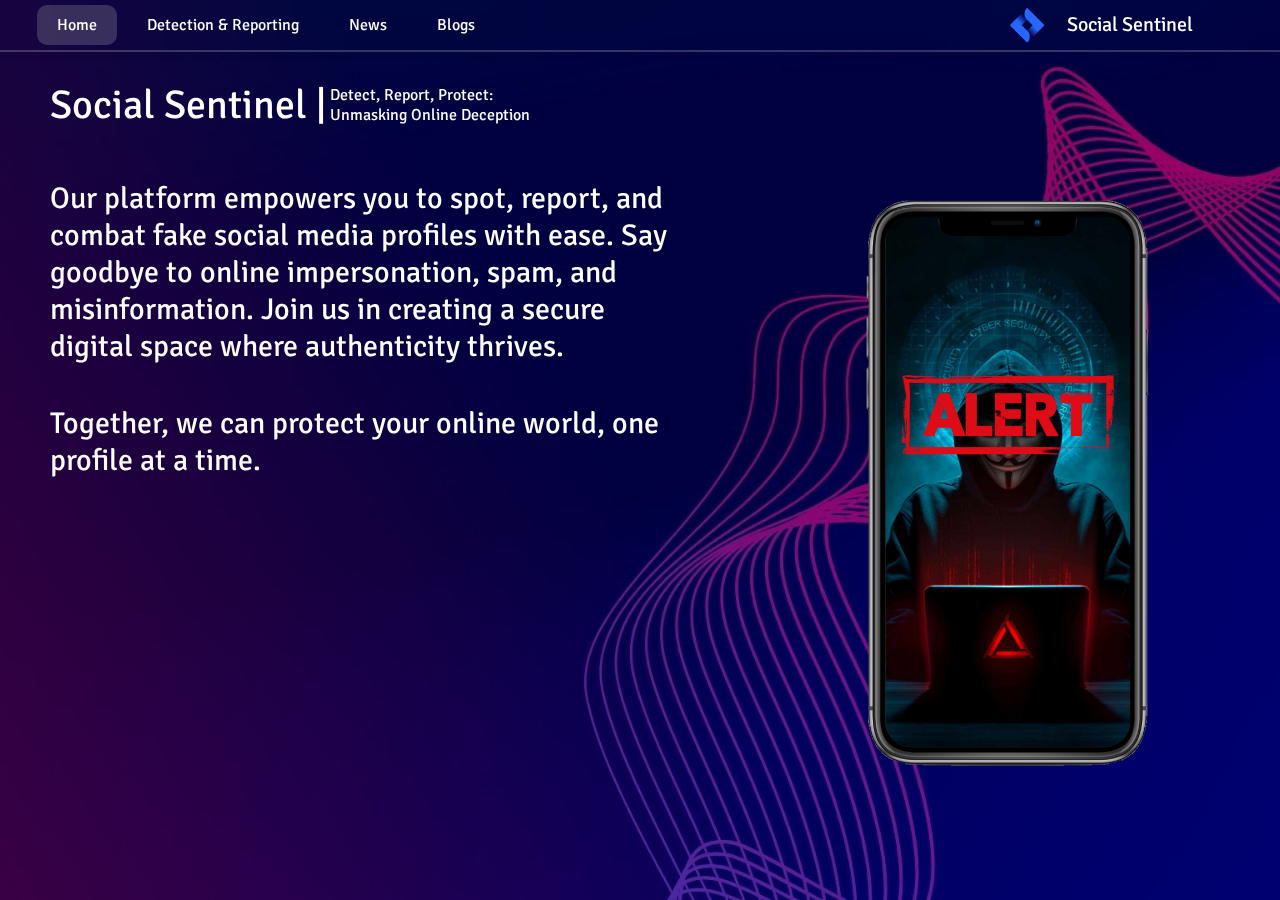
<file: index.html>
<!DOCTYPE html>
<html lang="en">

<head>
    <meta charset="UTF-8">
    <meta name="viewport" content="width=device-width, initial-scale=1.0">
    
    <link rel="preconnect" href="https://fonts.googleapis.com">
    <link rel="preconnect" href="https://fonts.gstatic.com" crossorigin>
    <link href="https://fonts.googleapis.com/css2?family=Signika:wght@300&display=swap" rel="stylesheet">

    <link rel="stylesheet" href="https://cdn.jsdelivr.net/npm/bootstrap-icons@1.11.1/font/bootstrap-icons.css">

    <link rel="website icon" type="png" href="Resources/Images/Logo.png">
    <link rel="stylesheet" href="Resources/style.css">

    <title>Social Sentinel</title>

</head>

<body style="position: fixed;">

    <header>

        <nav>

            <div class="navbar">

                <div class="nav-left">

                    <a href="index.html" class="active">Home</a>
                    <a href="Resources/detection&reporting.html">Detection & Reporting</a>
                    <a href="Resources/news.html">News</a>
                    <a href="Resources/blogs.html">Blogs</a>

                </div>

                <div class="nav-right">

                    <span class="menu"><i class="bi bi-list" onclick="show()"></i></span>

                    <a href="index.html"><img src="Resources/Images/Logo.png" alt="logo"></a>

                    <a href="index.html">
                        <p>Social Sentinel</p>
                    </a>


                </div>

            </div>

        </nav>

    </header>

    <main>

        <div class="Containor">

            <div class="head">

                <p class="P-Head">Social Sentinel |</p>
                <p class="P-T-head">Detect, Report, Protect:</p>
                <p class="P-B-Head">Unmasking Online Deception</p>

            </div>

            <div class="content">

            <p class="header">Our platform empowers you to spot, report, and combat fake social media profiles with ease.
                Say goodbye to online impersonation, spam, and misinformation.
                Join us in creating a secure digital space where authenticity thrives.</P>
            <P class="footer">Together, we can protect your online
                world, one profile at a time.</p>

        </div>

        </div>

        <div class="design-img">
            <img src="Resources/Images/Hackur.png" alt="Logo">
        </div>

    </main>

    <script src="Resources/script.js"></script>

</body>

</html>
</file>
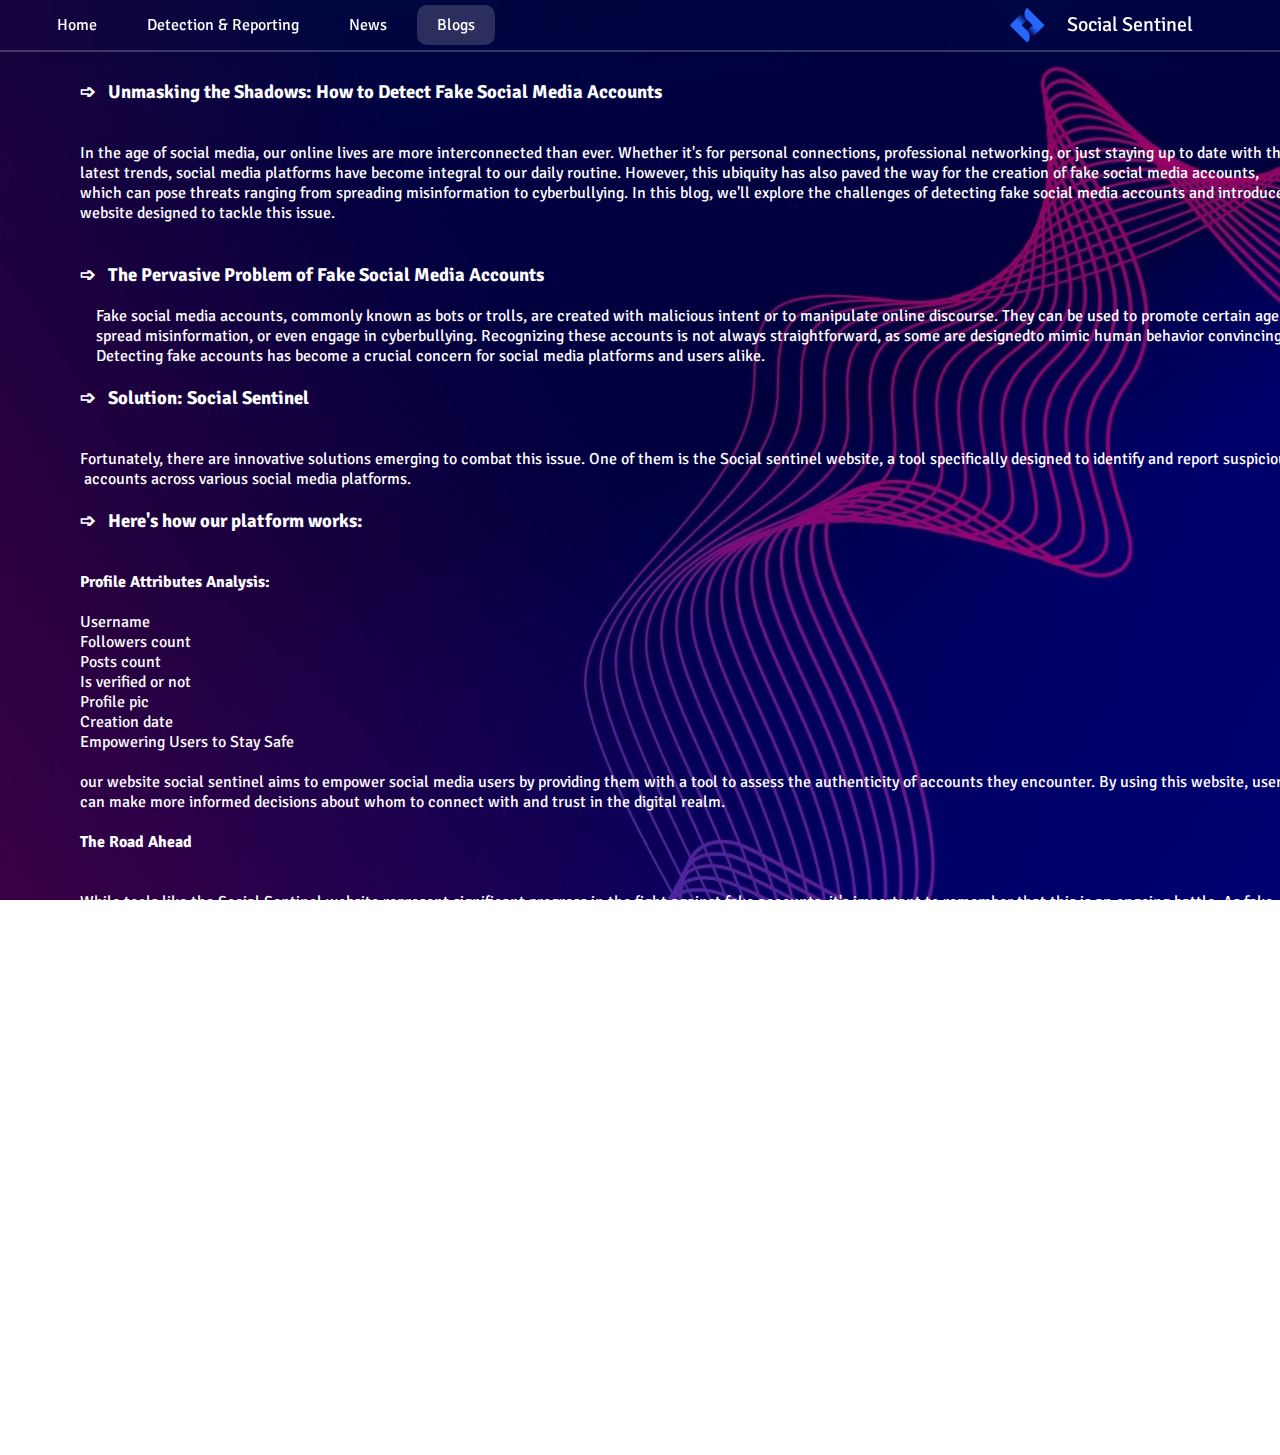
<file: Resources/blogs.html>
<!DOCTYPE html>
<html lang="en">

<head>
    <meta charset="UTF-8">
    <meta name="viewport" content="width=device-width, initial-scale=1.0">

    <link rel="preconnect" href="https://fonts.googleapis.com">
    <link rel="preconnect" href="https://fonts.gstatic.com" crossorigin>
    <link href="https://fonts.googleapis.com/css2?family=Signika:wght@300&display=swap" rel="stylesheet">

    <link rel="website icon" type="png" href="Images/Logo.png">
    <link rel="stylesheet" href="style.css">

    <title>Blogs</title>
</head>

<body>

    <header>

        <nav>

            <div class="navbar">

                <div class="nav-left">
                    
                    <span class="menu"><i class="bi bi-list" onclick="show()"></i></span>

                    <a href="../index.html">Home</a>
                    <a href="detection&reporting.html">Detection & Reporting</a>
                    <a href="news.html">News</a>
                    <a href="blogs.html" class="active">Blogs</a>

                </div>


                <div class="nav-right">

                    <a href="index.html"><img src="Images/Logo.png" alt="logo"></a>

                    <a href="index.html">
                        <p>Social Sentinel</p>
                    </a>

                </div>

            </div>

        </nav>

    </header>
    <main>

        <div class="blog">
            <div class="blog-content">
                <pre>
    <h3>➩   Unmasking the Shadows: How to Detect Fake Social Media Accounts</h3>

In the age of social media, our online lives are more interconnected than ever. Whether it's for personal connections, professional networking, or just staying up to date with the 
latest trends, social media platforms have become integral to our daily routine. However, this ubiquity has also paved the way for the creation of fake social media accounts,
which can pose threats ranging from spreading misinformation to cyberbullying. In this blog, we'll explore the challenges of detecting fake social media accounts and introduce a 
website designed to tackle this issue.


<h3>➩   The Pervasive Problem of Fake Social Media Accounts</h3>
    Fake social media accounts, commonly known as bots or trolls, are created with malicious intent or to manipulate online discourse. They can be used to promote certain agendas, 
    spread misinformation, or even engage in cyberbullying. Recognizing these accounts is not always straightforward, as some are designedto mimic human behavior convincingly. 
    Detecting fake accounts has become a crucial concern for social media platforms and users alike.

<h3>➩   Solution: Social Sentinel</h3>
         
Fortunately, there are innovative solutions emerging to combat this issue. One of them is the Social sentinel website, a tool specifically designed to identify and report suspicious
 accounts across various social media platforms.

<h3>➩   Here's how our platform works:</h3>

<h4>Profile Attributes Analysis:</h4>
Username
Followers count
Posts count
Is verified or not
Profile pic
Creation date   
Empowering Users to Stay Safe

our website social sentinel aims to empower social media users by providing them with a tool to assess the authenticity of accounts they encounter. By using this website, users 
can make more informed decisions about whom to connect with and trust in the digital realm.

<h4>The Road Ahead</h4>

While tools like the Social Sentinel website represent significant progress in the fight against fake accounts, it's important to remember that this is an ongoing battle. As fake 
accounts continue to evolve, so must the methods for detecting them. Staying informed and vigilant in the digital space is crucial.

In conclusion, the presence of fake social media accounts is an issue that affects us all. Our website is a promising tool in the fight against these accounts, offering a more secure 
and authentic online experience. As technology continues to advance, so too will our ability to unmask the shadows of fake accounts and create a safer online environment for everyone.
 
Detecting fake social media accounts is an increasingly critical challenge in today's digital landscape. Our website leverages cutting-edge technology to bring about 
heightened awareness in this battle against online deception. Through advanced algorithms, we meticulously scrutinize user profiles, scrutinizing inconsistencies in information,
activity patterns, and connections. By doing so, we enable individuals and platforms to better protect themselves from malicious actors seeking to spread disinformation, engage in 
cyberbullying, or perpetrate other harmful activities. Our commitment to promoting a safer online environment is at the core of what we do, and our website is an essential tool in 
the ongoing fight against fake social media accounts.

<h3>➩   Fake social media accounts can be the starting point for various crimes and malicious activities, including:</h3>

1.Identity Theft
2.Phishing
3.Cyberbullying
4.Spamming
5.Spread of Misinformation
6.Romance Scams
7.Catfishing
8.Online Stalking
9.Child Exploitation
10.Online Extortion

It is crucial to be vigilant and report suspicious accounts to social media platforms and law enforcement to mitigate these risks and prevent such criminal activities.

</pre>
            </div>

        </div>
    </main>
</body>

</html>
</file>
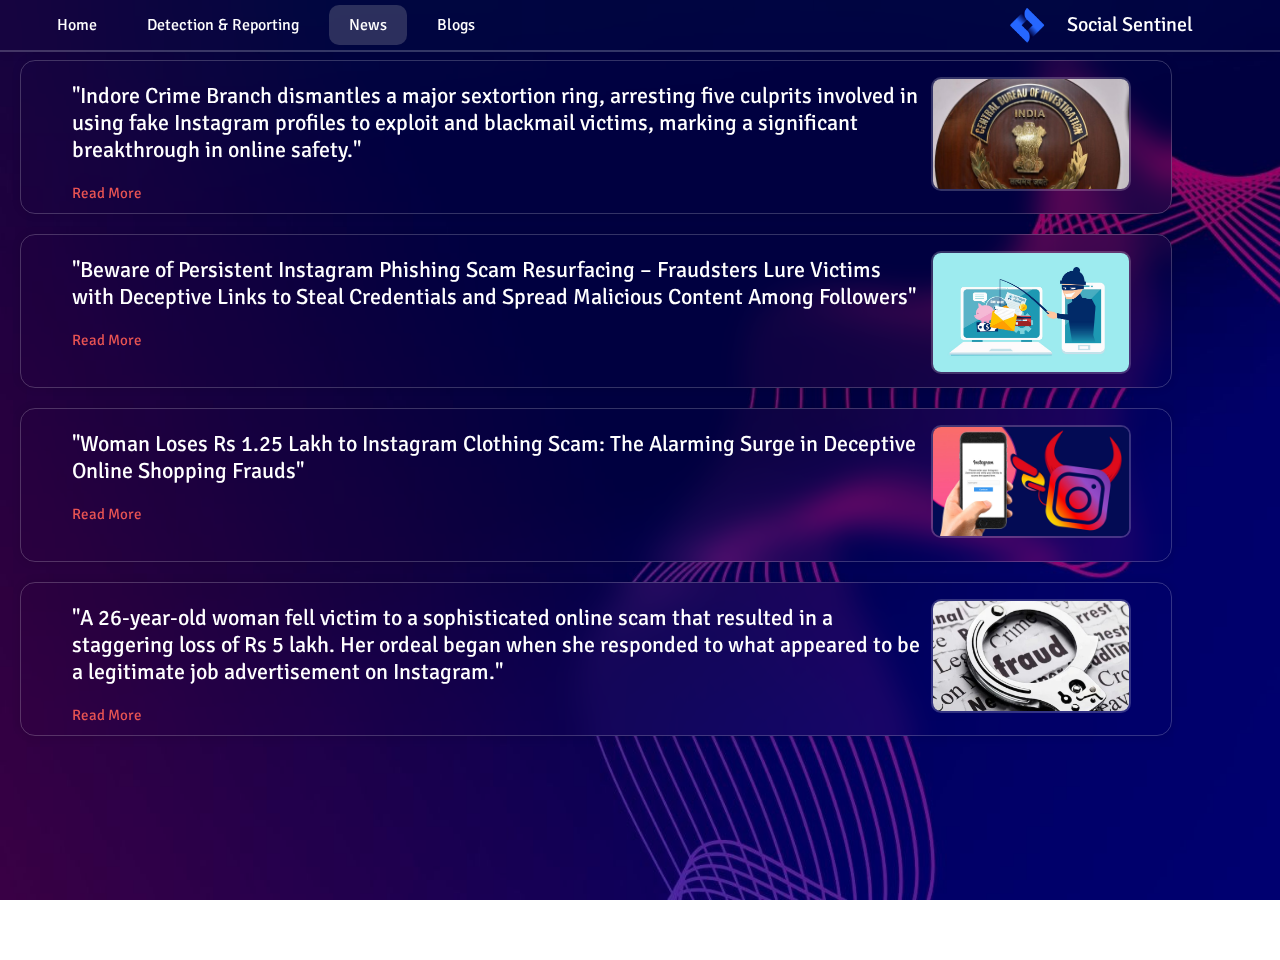
<file: Resources/news.html>
<!DOCTYPE html>
<html lang="en">
<head>
    <meta charset="UTF-8">
    <meta name="viewport" content="width=device-width, initial-scale=1.0">

    <link rel="preconnect" href="https://fonts.googleapis.com">
    <link rel="preconnect" href="https://fonts.gstatic.com" crossorigin>
    <link href="https://fonts.googleapis.com/css2?family=Signika:wght@300&display=swap" rel="stylesheet">

    <link rel="website icon" type="png" href="Images/Logo.png">
    <link rel="stylesheet" href="style.css">

    <title>News</title>
</head>
<body>

    <header>

        <nav>

            <div class="navbar">

                <div class="nav-left">

                    <span class="menu"><i class="bi bi-list" onclick="show()"></i></span>

                    <a href="../index.html">Home</a>
                    <a href="detection&reporting.html">Detection & Reporting</a>
                    <a href="news.html"  class="active">News</a>
                    <a href="blogs.html">Blogs</a>
                    
                </div>
                
                <div class="nav-right">
        
                    <a href="index.html"><img src="Images/Logo.png" alt="logo"></a>

                    <a href="index.html"><p>Social Sentinel</p></a>

                </div>

            </div>

        </nav>

    </header>

<main>
    
    <div class="news">
        <div class="news-data">
            <div class="news-img">
                <a href="https://timesofindia.indiatimes.com/city/indore/crime-branch-busts-gang-involved-in-sextortion-fraud/articleshow/92094462.cms">
                    <img src="Images/News/News1.jpg" alt="Logo">
                </a>
            </div>
            <div class="news-content">
                <p>"Indore Crime Branch dismantles a major sextortion ring, arresting five culprits involved in using fake Instagram profiles to exploit and blackmail victims, marking a significant breakthrough in online safety."</p>
                <a href="https://timesofindia.indiatimes.com/city/indore/crime-branch-busts-gang-involved-in-sextortion-fraud/articleshow/92094462.cms">Read More</a>
            </div>
        </div>

        
        <div class="news-data">
            <div class="news-img">
                <a href="https://timesofindia.indiatimes.com/gadgets-news/this-dangerous-scam-can-steal-you-instagram-account/articleshow/89936369.cms">
                    <img src="Images/News/News2.jpg" alt="Logo">
                </a>
            </div>
            <div class="news-content">
            <p>"Beware of Persistent Instagram Phishing Scam Resurfacing – Fraudsters Lure Victims with Deceptive Links to Steal Credentials and Spread Malicious Content Among Followers"</p>
            <a href="https://timesofindia.indiatimes.com/gadgets-news/this-dangerous-scam-can-steal-you-instagram-account/articleshow/89936369.cms">Read More</a>
            </div>
        </div>


        <div class="news-data">
            <div class="news-img">
                <a href="https://odishatv.in/news/technology/fraud-on-instagram-woman-loses-rs-1-25-lakh-to-clothing-scam-on-insta-207665">
                    <img src="Images/News/News3.jpg" alt="Logo">
                </a>
            <div class="news-content">
                <p>"Woman Loses Rs 1.25 Lakh to Instagram Clothing Scam: The Alarming Surge in Deceptive Online Shopping Frauds"</p>
                <a href="https://odishatv.in/news/technology/fraud-on-instagram-woman-loses-rs-1-25-lakh-to-clothing-scam-on-insta-207665">Read More</a>
            </div>
        </div>
        </div>


        <div class="news-data">
            <div class="news-img">
                <a href="https://www.indiatoday.in/technology/news/story/woman-applied-for-a-job-through-instagram-but-lost-rs-5-lakh-from-her-bank-account-heres-what-happened-2322244-2023-01-16">
                    <img src="Images/News/News4.jpg" alt="Logo">
                </a>
            </div>
            <div class="news-content">
                <p>"A 26-year-old woman fell victim to a sophisticated online scam that resulted in a staggering loss of Rs 5 lakh. Her ordeal began when she responded to what appeared to be a legitimate job advertisement on Instagram."</p>
                <a href="https://www.indiatoday.in/technology/news/story/woman-applied-for-a-job-through-instagram-but-lost-rs-5-lakh-from-her-bank-account-heres-what-happened-2322244-2023-01-16">Read More</a>
            </div>
        </div>

        
    </div>

</main>

</body>
</html>
</file>
<file: Resources/style.css>
* {
    margin: 0px;
    padding: 0px;
    box-sizing: border-box;
    font-family: 'Signika', sans-serif;
}

body {
    background: url('Images/BG.jpg');
    background-size: cover;
    height: 100vh;
    background-position: center;
    background-repeat: no-repeat;
    background-attachment: fixed;
}

a {
    text-decoration: none;
    color: white;
}

::-webkit-scrollbar {
    display: none;
}

/*-------------------------------------------------------Navbar----------------------------------------------------*/

nav {
    width: 100%;
    top: 0;
    position: fixed;
    padding: 5px;
    z-index: 10;
    background: transparent;
    border-bottom: 2px solid rgba(255, 255, 255, .2);
    backdrop-filter: blur(20px);
    box-shadow: 0 0 10px rgba(0, 0, 0, .1);
}

.navbar {
    display: flex;
    justify-content: center;
    align-items: center;
}

.nav-left {
    width: 60%;
    display: flex;
    justify-content: flex-start;
    align-items: center;
}

.nav-left a {
    padding: 10px;
    padding-left: 20px;
    padding-right: 20px;
    margin-right: 10px;
    display: flex;
    align-items: center;
}

.nav-2 {
    height: 645px;
}

.nav-left-2 {
    display: flex;
    width: 100%;
    padding-top: 20px;
    margin-top: 231px;
    position: absolute;
    flex-direction: column;
}

.menu {
    color: white;
    display: none;
    position: absolute;
    left: 0;
    margin-left: 10px;
    font-size: 25px;
}

.active {
    background-color: rgba(187, 187, 187, 0.234);
    border-radius: 10px;
}

.nav-left a:hover {
    background-color: rgba(187, 187, 187, 0.234);
    border-radius: 10px;
}

.nav-right {
    width: 35%;
    display: flex;
    justify-content: flex-end;
    align-items: center;
}

.nav-right img {
    width: 40px;
    margin-right: 20px;
}

.nav-right a {
    display: flex;
    align-items: center;
}

.nav-right a p {
    font-size: 20px;
    margin-right: 50px;
    margin-bottom: 0px;
}

/*-------------------------------------------------------Main----------------------------------------------------*/

main {
    width: 100%;
    margin-top: 60px;
    margin-bottom: 30px;
}

.Containor {
    width: 100%;
    margin-top: 80px;
    margin-left: 50px;
}

.Containor .P-Head {
    font-size: 40px;
    color: white;
}

.Containor .P-T-head {
    color: white;
    position: absolute;
    top: 0;
    margin-top: 85px;
    margin-left: 280px;
}

.Containor .P-B-Head {
    color: white;
    position: absolute;
    top: 0;
    margin-top: 105px;
    margin-left: 280px;
}

.Containor .content .header {
    margin-top: 50px;
    font-size: 30px;
    width: 50%;
    height: 200px;
    color: white;
}

.Containor .content .footer {
    margin-top: 25px;
    width: 50%;
    font-size: 30px;
    height: 200px;
    color: white;
}

.design-img {
    width: 33%;
    position: absolute;
    right: 0;
    top: 0;
}

.design-img img {
    width: 300px;
    margin-top: 200px;
}

/*-------------------------------------------------------News----------------------------------------------------*/

.news {
    width: 100%;
}

.news-img img {
    position: absolute;
    right: 0;
    border-radius: 10px;
    margin-right: 10px;
    margin-top: 15px;
    border: 2px solid rgba(255, 255, 255, .2);

}

.news img {
    width: 200px;
    margin-right: 40px;
}

.news-content {
    margin-left: 30px;
    height: 150px;
}

.news-content p {
    font-size: 22px;
    width: 80%;
    padding: 20px;
    color: white;
}

.news-content a {
    font-size: 15px;
    width: 80%;
    padding: 20px;
    color: rgb(232, 83, 83);
}

.news-data {
    margin: 20px;
    width: 90%;
    height: auto;
    padding: 1px;
    border: 1px solid rgba(255, 255, 255, .2);
    border-radius: 15px;
    background: transparent;
    backdrop-filter: blur(15px);
    box-shadow: 0 0 10px rgba(0, 0, 0, .1);
}

/*-------------------------------------------------------blog----------------------------------------------------*/

.blog {
    width: 100%;
    margin-left: 80px;
    color: white;       
}





/*----------------------------------------------------Detection----------------------------------------------------*/

.detection {
    width: 100%;
    height: 300px;
    display: flex;
    justify-content: center;
    align-items: center;
}

.detection-box {
    width: 25%;
    height: auto;
    padding: 20px;
    border: 1px solid rgba(255, 255, 255, .2);
    background: transparent;
    backdrop-filter: blur(20px);
    box-shadow: 0 0 10px rgba(0, 0, 0, .1);
}

.detection-head {
    width: 100%;
    height: 40px;
    color: white;
    font-size: 20px;
    display: flex;
    justify-content: center;
    align-items: center;
}

.detection-main-box {
    width: 100%;
}

.detect-head {
    width: 100%;
    height: 30px;
    color: white;
    display: flex;
    justify-content: center;
    align-items: center;
}

.detect-main {
    width: 100%;
    height: 35px;
    display: flex;
    justify-content: center;
}

.detect-main input {
    width: 75%;
    background: transparent;
    outline: none;
    border: 2px solid rgba(255, 255, 255, .2);
    border-radius: 50px;
    color: white;
    padding-left: 10px;
}

.detect-btn {
    width: 100%;
    height: 30px;
    margin-top: 20px;
    margin-bottom: 20px;
    display: flex;
    justify-content: center;
}

.detect-btn button {
    width: 75%;
    background: #fff;
    border: none;
    outline: none;
    border-radius: 40px;
    cursor: pointer;
}

.detect-result {
    width: 100%;
    height: 35px;
    margin-bottom: 10px;
    display: none;
    justify-content: center;
    align-items: center;
}

#result {
    width: 75%;
    color: white;
    display: flex;
    justify-content: center;
    align-items: center;
}

.profile_attributes-box {
    width: 100%;
    display: flex;
    justify-content: center;
    align-items: center;
}

#profile_attribute {
    display: none;
    width: 100%;
    display: flex;
    justify-content: center;
    align-items: center;
}

.profile_attributes {
    display: none;
    width: 25%;
    height: auto;
    padding: 20px;
    border: 1px solid rgba(255, 255, 255, .2);
    background: transparent;
    backdrop-filter: blur(20px);
    box-shadow: 0 0 10px rgba(0, 0, 0, .1);
    justify-content: center;
    align-items: center;
    color: white;
}

#profile_attribute img {
    width: 50px;
    height: 51px;
    border-radius: 58px;
    margin-right: 10px;
    border: 2px solid rgba(255, 255, 255, .2);
}

#username {
    position: absolute;
    top: 35px;
}

.report {
    width: 100%;
    display: none;
    justify-content: center;
    align-items: center;
}

.report-btn {
    width: 25%;
    display: flex;
    justify-content: center;
    align-items: center;
    padding-top: 10px;
    padding-bottom: 10px;
    border: 1px solid rgba(255, 255, 255, .2);
    background: transparent;
    backdrop-filter: blur(20px);
    box-shadow: 0 0 10px rgba(0, 0, 0, .1);
}

.report-btn form {
    width: 100%;
    display: flex;
    justify-content: center;
    align-items: center;
}

.report-btn button {
    width: 65%;
    height: 30px;
    background: #fff;
    border: none;
    outline: none;
    border-radius: 40px;
    cursor: pointer;
}

@media (max-width: 1150px) {
    
.detection-box {
    width: 35%;
}

.profile_attributes {
    width: 35%;
}

.report-btn {
    width: 35%;
}

}

@media (max-width: 800px) {
    
    .detection-box {
        width: 45%;
    }
    
    .profile_attributes {
        width: 45%;
    }
    
    .report-btn {
        width: 45%;
    }
    
    .nav-left {
        width: 66%;
    }

    .nav-right {
        width: 34%;
    }

    }

    @media (max-width: 800px) {
    
        .detection-box {
            width: 45%;
        }
        
        .profile_attributes {
            width: 45%;
        }
        
        .report-btn {
            width: 45%;
        }

        .menu {
            display: flex;
        }
    
        .nav-right {
            width: 100%;
            display: flex;
            justify-content: center;
            align-items: center;
        }
    
        }
    
        @media (max-width: 650px) {
    
            .detection-box {
                width: 55%;
            }
            
            .profile_attributes {
                width: 55%;
            }
            
            .report-btn {
                width: 55%;
            }
            
            .nav-left {
                display: none;
            }
        
            .nav-right {
                width: 100%;
                display: flex;
                justify-content: center;
                align-items: center;
            }
        
            }
        
            @media (max-width: 450px) {
    
                .detection-box {
                    width: 70%;
                }
                
                .profile_attributes {
                    width: 70%;
                }
                
                .report-btn {
                    width: 70%;
                }
                
                .nav-left {
                    display: none;
                }
            
                .nav-right {
                    width: 100%;
                    display: flex;
                    justify-content: center;
                    align-items: center;
                }
            
                }
</file>
